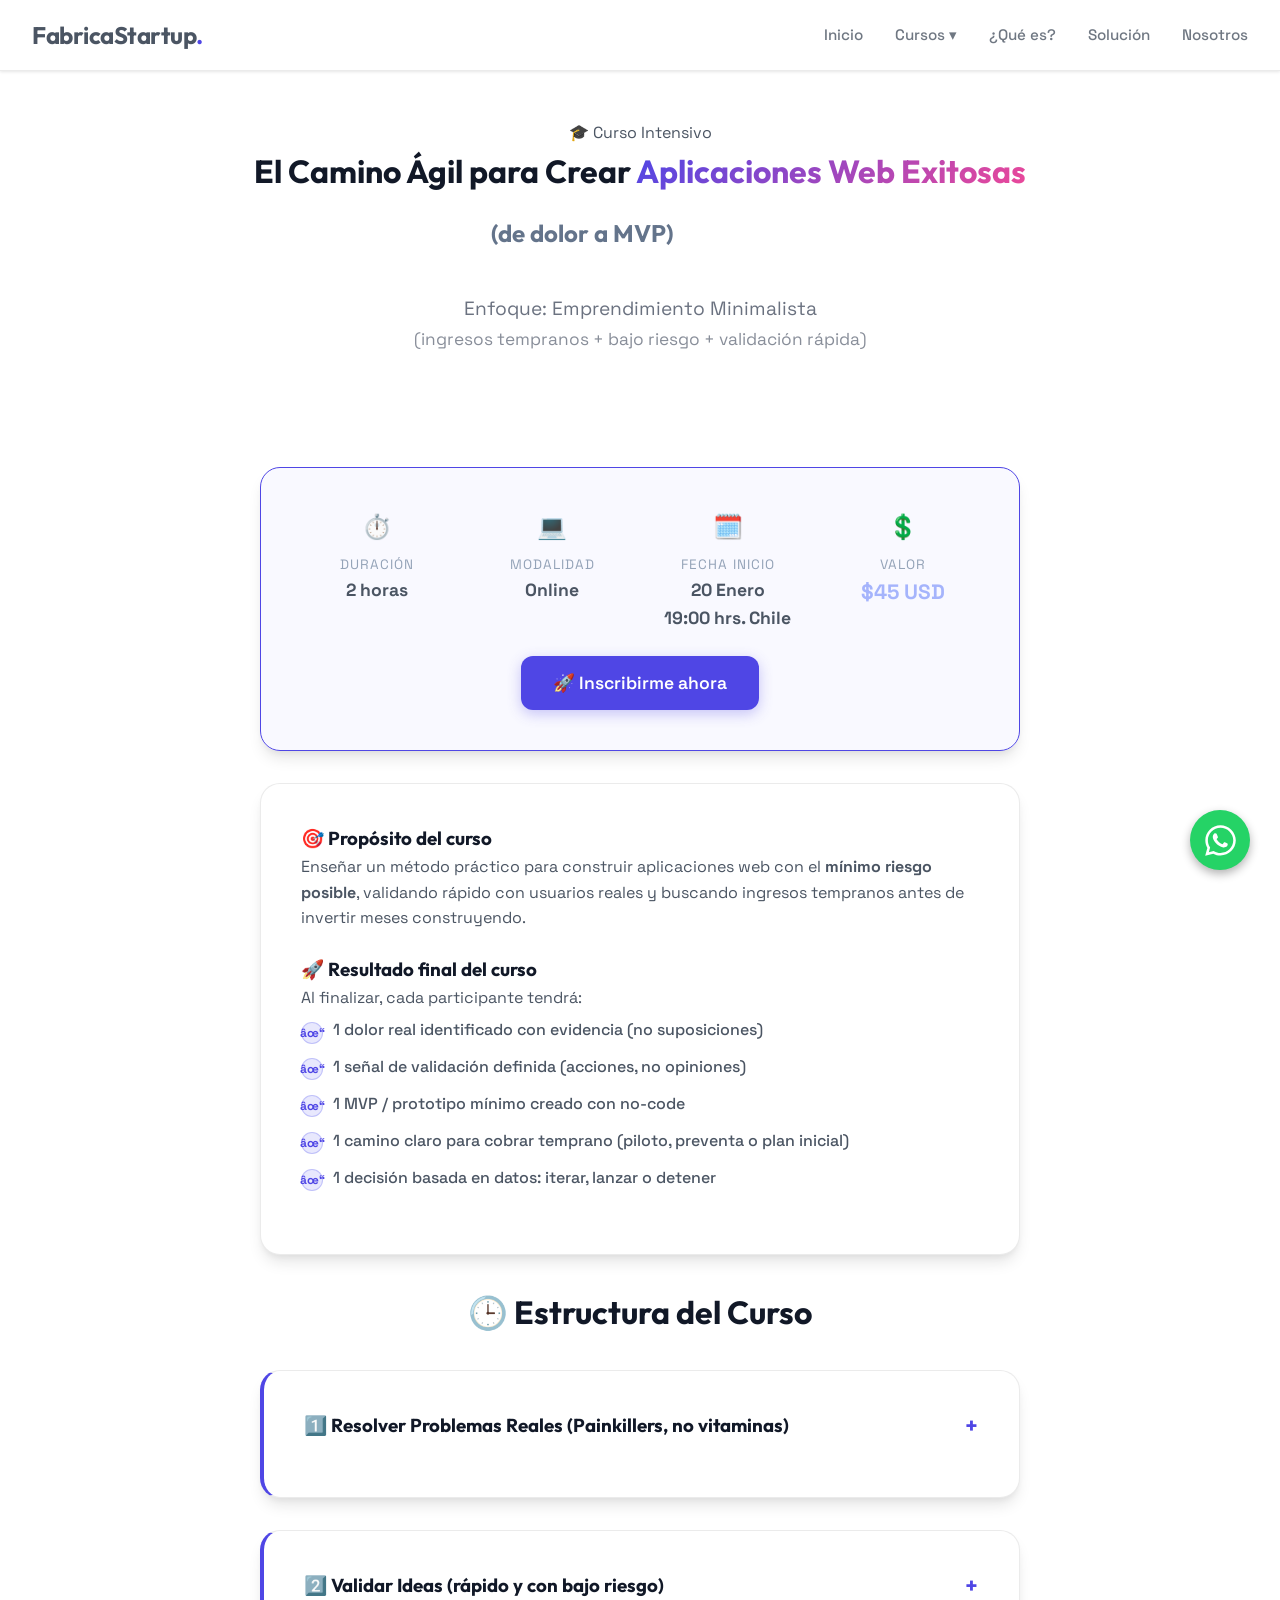
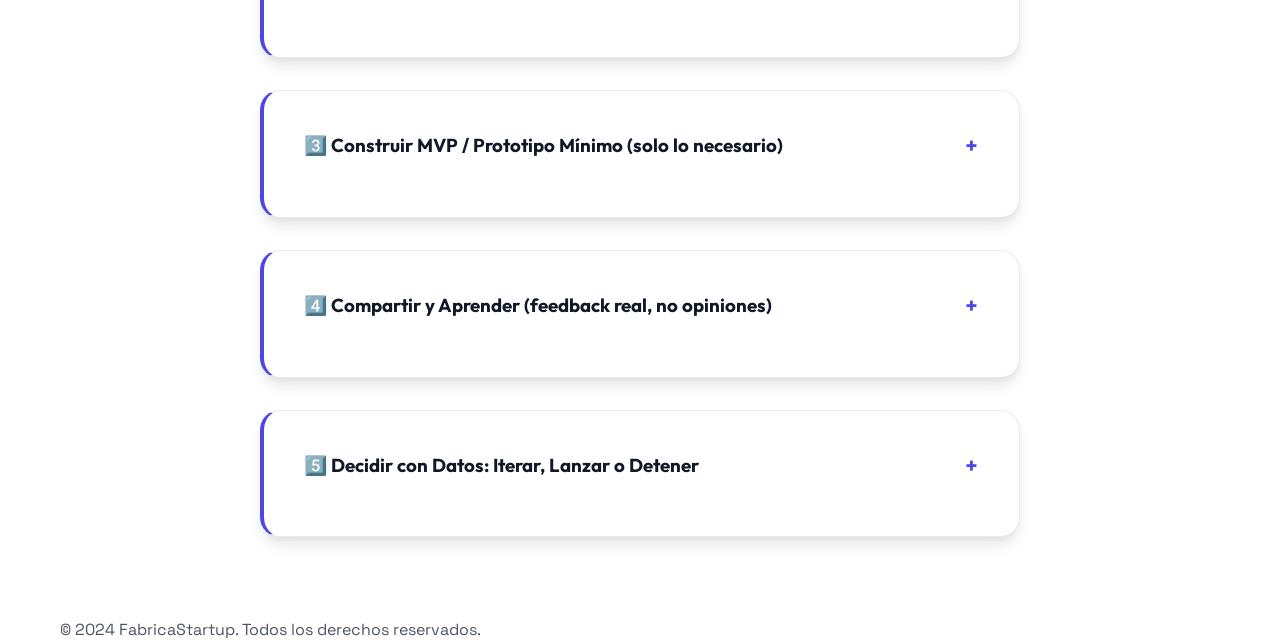
<file: curso-prototipo.html>
﻿<!DOCTYPE html>
<html lang="es">

<head>
    <meta charset="UTF-8">
    <meta name="viewport" content="width=device-width, initial-scale=1.0">
    <title>Curso Intensivo: El Camino Ágil para Crear Aplicaciones Web - FabricaStartup</title>
    <meta name="description"
        content="Enfoque minimalista para construir aplicaciones web exitosas, validando rápido y con bajo riesgo.">
    <link rel="preconnect" href="https://fonts.googleapis.com">
    <link rel="preconnect" href="https://fonts.gstatic.com" crossorigin>
    <link
        href="https://fonts.googleapis.com/css2?family=Outfit:wght@300;400;600;700&family=Space+Grotesk:wght@300;400;500;600;700&display=swap"
        rel="stylesheet">
    <link rel="stylesheet" href="style.css">
    <style>
        .course-hero {
            padding-top: 120px;
            text-align: center;
        }

        .course-details {
            max-width: 800px;
            margin: 0 auto;
        }

        .block-card {
            margin-bottom: 2rem;
            border-left: 4px solid var(--primary-color);
        }

        .block-header {
            display: flex;
            justify-content: space-between;
            align-items: center;
            margin-bottom: 1rem;
        }

        .highlight-box {
            background: rgba(99, 102, 241, 0.1);
            border: 1px solid var(--primary-color);
            padding: 1rem;
            border-radius: 8px;
            margin: 1rem 0;
        }
    </style>
</head>

<body>
    <div class="stars-bg"></div>

    <nav class="navbar glass">
        <div class="logo"><a href="index.html">FabricaStartup<span class="dot">.</span></a></div>
        <ul class="nav-links">
            <li><a href="index.html">Inicio</a></li>
            <li class="dropdown">
                <a href="#" class="dropbtn">Cursos ▾</a>
                <div class="dropdown-content">
                    <a href="curso-prototipo.html">El Camino Ágil para Crear Apps</a>
                </div>
            </li>
            <li><a href="index.html#what-is">¿Qué es?</a></li>
            <li><a href="index.html#solution">Solución</a></li>
            <li><a href="index.html#founder">Nosotros</a></li>
        </ul>
    </nav>

    <header class="course-hero">
        <div class="container">
            <div class="badge">🎓 Curso Intensivo</div>
            <h1>El Camino Ágil para Crear <span class="gradient-text">Aplicaciones Web Exitosas</span></h1>
            <h2 class="hero-subtitle" style="font-size: 1.5rem; color: #64748b; margin-top: 1rem;">(de dolor a MVP)</h2>
            <p class="section-lead">Enfoque: Emprendimiento Minimalista<br>
                <span style="font-size: 0.9em; opacity: 0.8;">(ingresos tempranos + bajo riesgo + validación
                    rápida)</span>
            </p>
        </div>
    </header>

    <section class="course-content">
        <div class="container course-details">

            <!-- Course Summary -->
            <div class="glass-card mb-2"
                style="border: 1px solid var(--primary-color); background: rgba(79, 70, 229, 0.03);">
                <div
                    style="display: grid; grid-template-columns: repeat(auto-fit, minmax(150px, 1fr)); gap: 1.5rem; text-align: center;">
                    <div>
                        <div style="font-size: 1.5rem; margin-bottom: 0.5rem;">⏱️</div>
                        <div
                            style="font-size: 0.85rem; color: #94a3b8; text-transform: uppercase; letter-spacing: 1px;">
                            Duración</div>
                        <div style="font-weight: 700; font-size: 1.1rem;">2 horas</div>
                    </div>
                    <div>
                        <div style="font-size: 1.5rem; margin-bottom: 0.5rem;">💻</div>
                        <div
                            style="font-size: 0.85rem; color: #94a3b8; text-transform: uppercase; letter-spacing: 1px;">
                            Modalidad</div>
                        <div style="font-weight: 700; font-size: 1.1rem;">Online</div>
                    </div>
                    <div>
                        <div style="font-size: 1.5rem; margin-bottom: 0.5rem;">🗓️</div>
                        <div
                            style="font-size: 0.85rem; color: #94a3b8; text-transform: uppercase; letter-spacing: 1px;">
                            Fecha Inicio</div>
                        <div style="font-weight: 700; font-size: 1.1rem;">20 Enero<br>19:00 hrs. Chile</div>
                    </div>
                    <div>
                        <div style="font-size: 1.5rem; margin-bottom: 0.5rem;">💲</div>
                        <div
                            style="font-size: 0.85rem; color: #94a3b8; text-transform: uppercase; letter-spacing: 1px;">
                            Valor</div>
                        <div style="font-weight: 700; color: #a5b4fc; font-size: 1.3rem;">$45 USD</div>
                    </div>
                </div>
                <div style="margin-top: 1.5rem; text-align: center;">
                    <a href="https://wa.me/56975387007?text=Hola,%20quiero%20inscribirme%20al%20curso%20Camino%20Agil%20($45)"
                        class="btn-primary"
                        style="text-decoration: none; display: inline-block; padding: 0.8rem 2rem; font-size: 1.1rem;">
                        🚀 Inscribirme ahora
                    </a>
                </div>
            </div>

            <!-- Pre-course Content -->
            <div class="glass-card mb-2">
                <h3>🎯 Propósito del curso</h3>
                <p>Enseñar un método práctico para construir aplicaciones web con el <strong>mínimo riesgo
                        posible</strong>, validando rápido con usuarios reales y buscando ingresos tempranos antes de
                    invertir meses construyendo.</p>

                <h3 style="margin-top: 1.5rem;">🚀 Resultado final del curso</h3>
                <p>Al finalizar, cada participante tendrá:</p>
                <ul class="check-list-styled" style="margin-top: 0.5rem;">
                    <li>1 dolor real identificado con evidencia (no suposiciones)</li>
                    <li>1 señal de validación definida (acciones, no opiniones)</li>
                    <li>1 MVP / prototipo mínimo creado con no-code</li>
                    <li>1 camino claro para cobrar temprano (piloto, preventa o plan inicial)</li>
                    <li>1 decisión basada en datos: iterar, lanzar o detener</li>
                </ul>
            </div>

            <h2 class="section-title" style="font-size: 2rem;">🕒 Estructura del Curso</h2>

            <!-- BLOQUE 1 -->
            <div class="glass-card block-card accordion-item">
                <div class="block-header accordion-trigger">
                    <h3>1️⃣ Resolver Problemas Reales (Painkillers, no vitaminas)</h3>
                    <span class="accordion-icon">+</span>
                </div>
                <div class="accordion-content">
                    <p><strong>Objetivo:</strong> Detectar dolores que justifiquen que alguien pague, porque le ahorra
                        tiempo, reduce errores o evita pérdidas.</p>
                    <div class="quote-box" style="margin: 1rem 0;">
                        <strong>Principio minimalista:</strong> Si no duele lo suficiente, no hay urgencia. Si no hay
                        urgencia, no hay pago.
                    </div>
                    <h4>Herramienta: veta.lat</h4>
                    <p>Veta.lat analiza conversaciones reales para extraer dolores repetidos, lenguaje real y señales de
                        bloqueo.</p>
                    <div class="highlight-box">
                        <strong>Actividad práctica:</strong><br>
                        Definir nicho, explorar veta.lat y elegir 1 dolor (repetido, específico, con impacto).
                    </div>
                    <p style="margin-top: 1rem; color: #4ade80;"><strong>✅ Entregable:</strong> Ficha de Dolor (quién,
                        qué pasa, costo, solución actual).</p>
                </div>
            </div>

            <!-- BLOQUE 2 -->
            <div class="glass-card block-card accordion-item">
                <div class="block-header accordion-trigger">
                    <h3>2️⃣ Validar Ideas (rápido y con bajo riesgo)</h3>
                    <span class="accordion-icon">+</span>
                </div>
                <div class="accordion-content">
                    <p><strong>Objetivo:</strong> Validar el dolor y la propuesta con el mínimo esfuerzo, antes de
                        construir.</p>
                    <p><strong>Principio minimalista:</strong> Validar es reducir riesgo. Construir sin validar es
                        aumentar riesgo.</p>
                    <h4 style="margin-top: 1rem;">Qué se valida primero:</h4>
                    <ul class="styled-list">
                        <li>Que el dolor es real y prioritario</li>
                        <li>Que pagarían por resolverlo (aunque sea poco)</li>
                    </ul>
                    <h4 style="margin-top: 1rem;">Métodos simples (sin código):</h4>
                    <ul class="check-list-styled">
                        <li>Mensaje directo / Mini landing</li>
                        <li>Lista de espera / Invitación a piloto</li>
                        <li>Preventa (la validación más fuerte)</li>
                    </ul>
                    <p style="margin-top: 1rem; color: #4ade80;"><strong>✅ Entregable:</strong> Señal de validación
                        definida (acción esperada y criterio de éxito).</p>
                </div>
            </div>

            <!-- BLOQUE 3 -->
            <div class="glass-card block-card accordion-item">
                <div class="block-header accordion-trigger">
                    <h3>3️⃣ Construir MVP / Prototipo Mínimo (solo lo necesario)</h3>
                    <span class="accordion-icon">+</span>
                </div>
                <div class="accordion-content">
                    <p><strong>Objetivo:</strong> Construir la versión más simple que permita probar uso real, obtener
                        feedback y llegar a un primer cobro.</p>
                    <div class="quote-box" style="margin: 1rem 0;">
                        <strong>Regla del MVP minimalista:</strong> 1 usuario ideal, 1 problema, 1 promesa clara, 1
                        flujo principal.
                    </div>
                    <h4 style="margin-top: 1rem;">Stack del curso:</h4>
                    <ul class="styled-list">
                        <li><strong>Frontend (Google Antigravity):</strong> pantallas y flujos no-code.</li>
                        <li><strong>Backend (Supabase):</strong> base de datos y auth.</li>
                        <li><strong>Deploy (Vercel):</strong> publicar URL real.</li>
                    </ul>
                    <p style="margin-top: 1rem; color: #4ade80;"><strong>✅ Entregable:</strong> MVP funcional listo para
                        pruebas reales.</p>
                </div>
            </div>

            <!-- BLOQUE 4 -->
            <div class="glass-card block-card accordion-item">
                <div class="block-header accordion-trigger">
                    <h3>4️⃣ Compartir y Aprender (feedback real, no opiniones)</h3>
                    <span class="accordion-icon">+</span>
                </div>
                <div class="accordion-content">
                    <p><strong>Objetivo:</strong> Poner el MVP frente a usuarios reales para aprender rápido y ajustar.
                    </p>
                    <h4 style="margin-top: 1rem;">Qué observar:</h4>
                    <ul class="check-list-styled">
                        <li>Fricciones, confusiones y qué esperaban</li>
                        <li>Qué les faltó para decir “esto me sirve”</li>
                    </ul>
                    <p style="margin-top: 1rem; color: #4ade80;"><strong>✅ Entregable:</strong> Lista priorizada de
                        mejoras basadas en uso.</p>
                </div>
            </div>

            <!-- BLOQUE 5 -->
            <div class="glass-card block-card accordion-item">
                <div class="block-header accordion-trigger">
                    <h3>5️⃣ Decidir con Datos: Iterar, Lanzar o Detener</h3>
                    <span class="accordion-icon">+</span>
                </div>
                <div class="accordion-content">
                    <p><strong>Objetivo:</strong> Tomar una decisión racional basada en señales reales.</p>
                    <h4 style="margin-top: 1rem;">Caminos de ingreso temprano:</h4>
                    <p>Piloto pagado con pocos usuarios, preventa con descuento o plan inicial de bajo costo.</p>
                    <div class="highlight-box" style="border-color: #ec4899;">
                        <strong>Entregable final:</strong><br>
                        Decisión tomada + 1 oferta mínima para cobrar + 1 métrica principal.
                    </div>
                </div>
            </div>

        </div>
    </section>

    <footer>
        <div class="container">
            <p>&copy; 2024 FabricaStartup. Todos los derechos reservados.</p>
        </div>
    </footer>

    <!-- WhatsApp Button -->
    <a href="https://wa.me/56975387007" class="whatsapp-btn" target="_blank" aria-label="Chat on WhatsApp">
        <svg xmlns="http://www.w3.org/2000/svg" viewBox="0 0 448 512">
            <path
                d="M380.9 97.1C339 55.1 283.2 32 223.9 32c-122.4 0-222 99.6-222 222 0 39.1 10.2 77.3 29.6 111L0 480l117.7-30.9c32.4 17.7 68.9 27 106.1 27h.1c122.3 0 224.1-99.6 224.1-222 0-59.3-25.2-115-67.1-157zm-157 341.6c-33.2 0-65.7-8.9-94-25.7l-6.7-4-69.8 18.3L72 359.2l-4.4-7c-18.5-29.4-28.2-63.3-28.2-98.2 0-101.7 82.8-184.5 184.6-184.5 49.3 0 95.6 19.2 130.4 54.1 34.8 34.9 56.2 81.2 56.1 130.5 0 101.8-84.9 184.6-186.6 184.6zm101.2-138.2c-5.5-2.8-32.8-16.2-37.9-18-5.1-1.9-8.8-2.8-12.5 2.8-3.7 5.6-14.3 18-17.6 21.8-3.2 3.7-6.5 4.2-12 1.4-32.6-16.3-54-29.1-75.5-66-5.7-9.8 5.7-9.1 16.3-30.3 1.8-3.7 .9-6.9-.5-9.7-1.4-2.8-12.5-30.1-17.1-41.2-4.5-10.8-9.1-9.3-12.5-9.5-3.2-.2-6.9-.2-10.6-.2-3.7 0-9.7 1.4-14.8 6.9-5.1 5.6-19.4 19-19.4 46.3 0 27.3 19.2 53.7 21.8 57.4 2.6 3.7 37.8 57.7 91.5 80.8 12.7 5.5 22.6 8.8 30.3 11.2 12.8 4 24.5 3.4 33.7 2 10.3-1.5 32.8-13.4 37.4-26.4 4.6-13 4.6-24.1 3.2-26.4-1.3-2.5-5-3.9-10.5-6.6z" />
        </svg>
    </a>

    <script>
        document.addEventListener('DOMContentLoaded', () => {
            const triggers = document.querySelectorAll('.accordion-trigger');
            triggers.forEach(trigger => {
                trigger.addEventListener('click', () => {
                    const item = trigger.closest('.accordion-item');
                    item.classList.toggle('active');
                });
            });
        });
    </script>
</body>

</html>
</file>
<file: style.css>
﻿:root {
    --bg-color: #ffffff;
    --text-color: #4b5563;
    --text-headings: #111827;
    --primary-color: #4F46E5;
    --secondary-color: #EC4899;
    --accent-color: #818cf8;
    --glass-bg: rgba(255, 255, 255, 0.7);
    --glass-border: rgba(0, 0, 0, 0.08);
    --card-bg: #ffffff;
    --shadow-soft: 0 10px 15px -3px rgba(0, 0, 0, 0.1), 0 4px 6px -2px rgba(0, 0, 0, 0.05);
}

* {
    margin: 0;
    padding: 0;
    box-sizing: border-box;
}

body {
    font-family: 'Space Grotesk', sans-serif;
    background-color: var(--bg-color);
    color: var(--text-color);
    line-height: 1.6;
    overflow-x: hidden;
}

h1,
h2,
h3,
h4,
h5,
h6 {
    font-family: 'Outfit', sans-serif;
    color: var(--text-headings);
    font-weight: 700;
}

a {
    text-decoration: none;
    color: inherit;
    transition: all 0.3s ease;
}

/* Utilities */
.container {
    max-width: 1200px;
    margin: 0 auto;
    padding: 0 20px;
}

.gradient-text {
    background: linear-gradient(135deg, var(--primary-color), var(--secondary-color));
    -webkit-background-clip: text;
    background-clip: text;
    -webkit-text-fill-color: transparent;
}

.glass {
    background: rgba(255, 255, 255, 0.8);
    backdrop-filter: blur(12px);
    border-bottom: 1px solid var(--glass-border);
    box-shadow: 0 1px 3px 0 rgba(0, 0, 0, 0.1);
}

.glass-card {
    background: var(--card-bg);
    border: 1px solid var(--glass-border);
    border-radius: 20px;
    padding: 2.5rem;
    box-shadow: var(--shadow-soft);
}

/* Background removed for light theme */
.stars-bg {
    display: none;
}

/* Navbar */
.navbar {
    position: fixed;
    top: 0;
    left: 0;
    width: 100%;
    padding: 1rem 2rem;
    display: flex;
    justify-content: space-between;
    align-items: center;
    z-index: 1000;
}

.logo {
    font-family: 'Outfit', sans-serif;
    font-size: 1.5rem;
    font-weight: 700;
    letter-spacing: -0.5px;
}

.dot {
    color: var(--primary-color);
}

.btn-small {
    padding: 0.5rem 1rem;
    background: var(--glass-bg);
    border: 1px solid var(--glass-border);
    border-radius: 8px;
    font-size: 0.9rem;
}

.btn-small:hover {
    background: rgba(255, 255, 255, 0.1);
}

.nav-links {
    display: flex;
    gap: 2rem;
    list-style: none;
}

.nav-links a {
    color: var(--text-color);
    font-weight: 500;
    font-size: 0.95rem;
    opacity: 0.8;
    transition: all 0.3s ease;
}

.nav-links a:hover {
    opacity: 1;
    color: var(--primary-color);
}

/* Hero Section */
.hero {
    min-height: auto;
    display: flex;
    align-items: center;
    justify-content: space-between;
    padding: 6rem 5% 4rem;
    position: relative;
    overflow: hidden;
}

.hero-content {
    flex: 1;
    max-width: 600px;
    z-index: 10;
}

.hero h1 {
    font-size: 4.5rem;
    line-height: 1.05;
    margin-bottom: 1.5rem;
    letter-spacing: -2px;
}

.hero-subtitle {
    font-size: 1.15rem;
    color: var(--text-color);
    margin-bottom: 2.5rem;
    line-height: 1.7;
    max-width: 90%;
}

.hero-btns {
    display: flex;
    gap: 1.25rem;
    margin-bottom: 3rem;
}

.btn-primary {
    background: var(--primary-color);
    color: white;
    padding: 1rem 2rem;
    border-radius: 12px;
    font-weight: 600;
    transition: all 0.3s ease;
    box-shadow: 0 4px 14px 0 rgba(79, 70, 229, 0.3);
    border: none;
    cursor: pointer;
}

.btn-primary:hover {
    transform: translateY(-2px);
    box-shadow: 0 6px 20px rgba(79, 70, 229, 0.4);
}

.btn-secondary {
    background: white;
    color: var(--text-headings);
    padding: 1rem 2rem;
    border-radius: 12px;
    font-weight: 600;
    border: 1px solid var(--glass-border);
    transition: all 0.3s ease;
    cursor: pointer;
}

.btn-secondary:hover {
    background: #f3f4f6;
    border-color: #d1d5db;
}

.benefits-row {
    display: flex;
    gap: 1.5rem;
    margin-bottom: 2.5rem;
    font-size: 0.95rem;
    color: #cbd5e1;
    flex-wrap: wrap;
}

/* Old button styles removed */

/* Rocket Animation removed */


/* Keyframes removed */

/* Sections */
section {
    padding: 3rem 0;
}

.section-title {
    font-size: 2.5rem;
    text-align: center;
    margin-bottom: 2rem;
}

.section-lead {
    text-align: center;
    max-width: 700px;
    margin: 0 auto 4rem;
    font-size: 1.2rem;
    color: #6b7280;
}

/* Cards Grid */
.cards-grid {
    display: grid;
    grid-template-columns: repeat(auto-fit, minmax(300px, 1fr));
    gap: 2rem;
}

.card {
    transition: transform 0.3s ease;
}

.card:hover {
    transform: translateY(-5px);
    border-color: var(--primary-color);
}

.icon {
    font-size: 2.5rem;
    margin-bottom: 1rem;
}

/* Features List */
.solution-section {
    background: #fdfdfd;
}

.features-list {
    max-width: 800px;
    margin: 0 auto;
}

.feature-item {
    display: flex;
    gap: 1.5rem;
    margin-bottom: 2rem;
    background: var(--glass-bg);
    padding: 1.5rem;
    border-radius: 12px;
}

.check {
    color: var(--secondary-color);
    font-size: 1.5rem;
    font-weight: bold;
}

/* Philosophy - Pillars */
.pillars-grid {
    display: grid;
    grid-template-columns: repeat(auto-fit, minmax(300px, 1fr));
    gap: 2rem;
}

.pillar-card {
    border: 1px solid var(--glass-border);
    padding: 2rem;
    position: relative;
    background: white;
    box-shadow: 0 4px 6px -1px rgba(0, 0, 0, 0.05);
}

.pillar-number {
    font-family: 'Outfit', sans-serif;
    font-size: 4rem;
    font-weight: 700;
    color: rgba(0, 0, 0, 0.03);
    position: absolute;
    top: 0;
    right: 20px;
}

.pillar-card ul {
    list-style: none;
    margin-top: 1rem;
}

.pillar-card li::before {
    content: "â€¢";
    color: var(--accent-color);
    display: inline-block;
    width: 1em;
}

/* Timeline */
.timeline {
    position: relative;
    max-width: 800px;
    margin: 0 auto;
}

.timeline::before {
    content: '';
    position: absolute;
    left: 20px;
    top: 0;
    bottom: 0;
    width: 2px;
    background: var(--glass-border);
}

.timeline-item {
    position: relative;
    padding-left: 60px;
    margin-bottom: 3rem;
}

.timeline-marker {
    position: absolute;
    left: 0;
    top: 0;
    width: 40px;
    height: 40px;
    background: var(--primary-color);
    border-radius: 50%;
    display: flex;
    align-items: center;
    justify-content: center;
    font-weight: bold;
    color: white;
    z-index: 2;
}

.timeline-content h3 {
    margin-bottom: 0.5rem;
    color: var(--accent-color);
}

/* Tags */
.tags-cloud {
    display: flex;
    flex-wrap: wrap;
    justify-content: center;
    gap: 1rem;
    max-width: 800px;
    margin: 0 auto;
}

.tag {
    padding: 0.5rem 1rem;
    background: var(--glass-bg);
    border-radius: 50px;
    border: 1px solid var(--glass-border);
    font-size: 0.9rem;
}

/* Founder */
.founder-card {
    max-width: 800px;
    margin: 0 auto;
    text-align: center;
}

.founder-content .name {
    font-size: 1.5rem;
    font-weight: 700;
    color: var(--primary-color);
    margin: 1rem 0;
}

/* CTA Footer */
.cta-section {
    position: relative;
    padding: 8rem 0;
    text-align: center;
}

.cta-box {
    background: linear-gradient(135deg, rgba(79, 70, 229, 0.05), rgba(79, 70, 229, 0.1));
    padding: 4rem;
    border-radius: 24px;
    border: 1px solid var(--glass-border);
    margin-bottom: 4rem;
}

.signup-form {
    display: flex;
    gap: 1rem;
    justify-content: center;
    margin-top: 2rem;
    flex-wrap: wrap;
}

.signup-form input {
    padding: 1rem 1.5rem;
    border-radius: 12px;
    border: 1px solid var(--glass-border);
    background: white;
    color: var(--text-headings);
    width: 300px;
    font-family: inherit;
    box-shadow: inset 0 2px 4px 0 rgba(0, 0, 0, 0.05);
}

.final-quote {
    font-size: 1.5rem;
    font-style: italic;
    color: #4b5563;
    opacity: 0.8;
}

/* Utilities Enhancements */
.mb-1 {
    margin-bottom: 1rem;
}

.mb-2 {
    margin-bottom: 2rem;
}

.top-margin {
    margin-top: 3rem;
}

.grid-2-col {
    display: grid;
    grid-template-columns: 1fr 1fr;
    gap: 2rem;
}

.styled-list {
    list-style: none;
    padding-left: 0;
}

.styled-list li {
    margin-bottom: 0.8rem;
    position: relative;
    padding-left: 1.5rem;
}

.styled-list li::before {
    content: "â€¢";
    color: var(--secondary-color);
    position: absolute;
    left: 0;
    font-weight: bold;
}

.check-list-styled {
    list-style: none;
    padding-left: 0;
}

.check-list-styled li {
    margin-bottom: 0.5rem;
    font-weight: 500;
}

/* Table Styles */
.table-container {
    overflow-x: auto;
}

.comparison-table {
    width: 100%;
    border-collapse: collapse;
    margin-top: 1rem;
}

.comparison-table th,
.comparison-table td {
    padding: 1rem;
    text-align: left;
    border-bottom: 1px solid var(--glass-border);
}

.comparison-table th {
    color: var(--primary-color);
    font-family: 'Outfit', sans-serif;
}

.highlight-row {
    background: rgba(99, 102, 241, 0.1);
}

/* Quote box styles already updated at the end */

/* Countdown Timer */
.countdown-box {
    margin-top: 1rem;
    margin-bottom: 2rem;
    padding: 1rem;
    background: rgba(99, 102, 241, 0.1);
    border: 1px solid rgba(99, 102, 241, 0.3);
    border-radius: 12px;
    display: inline-block;
    backdrop-filter: blur(5px);
}

.countdown-title {
    font-size: 0.9rem;
    color: #cbd5e1;
    margin-bottom: 0.5rem;
    text-transform: uppercase;
    letter-spacing: 1px;
}

.countdown-timer {
    display: flex;
    gap: 1.5rem;
    justify-content: center;
}

.time-unit {
    display: flex;
    flex-direction: column;
    align-items: center;
}

.time-val {
    font-family: 'Space Grotesk', sans-serif;
    font-size: 2rem;
    font-weight: 700;
    color: var(--primary-color);
    line-height: 1;
}

.time-label {
    font-size: 0.75rem;
    color: #94a3b8;
    margin-top: 0.2rem;
}

/* Responsive */
@media (max-width: 768px) {
    .grid-2-col {
        grid-template-columns: 1fr;
    }

    .hero {
        flex-direction: column-reverse;
        padding-top: 8rem;
        text-align: center;
    }

    .nav-links {
        display: none;
    }

    .hero h1 {
        font-size: 2.5rem;
    }

    .benefits-row {
        justify-content: center;
    }

    .cta-group {
        justify-content: center;
    }

    .hero-visual {
        margin-bottom: 2rem;
        height: 300px;
    }
}

/* Form Message Styles */
.form-message {
    margin-top: 1rem;
    font-size: 1rem;
    min-height: 1.5rem;
    transition: all 0.3s ease;
}

.form-message.success {
    color: #4ade80;
    font-weight: 600;
}

.closed-message {
    text-align: center;
    font-size: 1.5rem;
    color: var(--secondary-color);
    font-weight: 700;
    margin-top: 1rem;
    padding: 1.5rem;
    background: rgba(255, 255, 255, 0.05);
    border-radius: 12px;
    border: 1px solid var(--glass-border);
    backdrop-filter: blur(5px);
}

.form-message.error {
    color: #f87171;
}

.btn-primary:disabled {
    opacity: 0.7;
    cursor: not-allowed;
    filter: saturate(0.5);
}

/* MercadoPago Payment Button Styles */
.btn-payment {
    border: none;
    cursor: pointer;
    font-family: inherit;
    font-size: 1.1rem;
    padding: 1.2rem 2.5rem;
    animation: pulse-glow 2s ease-in-out infinite;
}

.btn-payment .price {
    font-weight: 700;
    color: #fcd34d;
}

.btn-payment:hover {
    animation: none;
    transform: translateY(-3px) scale(1.02);
}

.btn-payment.loading {
    pointer-events: none;
    opacity: 0.8;
}

.btn-payment.loading::after {
    content: " â³";
}

@keyframes pulse-glow {

    0%,
    100% {
        box-shadow: 0 4px 20px rgba(99, 102, 241, 0.4);
    }

    50% {
        box-shadow: 0 4px 30px rgba(99, 102, 241, 0.7), 0 0 40px rgba(139, 92, 246, 0.3);
    }
}

.payment-note {
    font-size: 0.85rem;
    color: #94a3b8;
    margin-top: 0.75rem;
    display: flex;
    align-items: center;
    gap: 0.5rem;
}

.payment-note::before {
    content: "ðŸ”’";
}

/* Payment Modal Styles */
.payment-modal {
    display: none;
    position: fixed;
    top: 0;
    left: 0;
    width: 100%;
    height: 100%;
    background: rgba(0, 0, 0, 0.8);
    backdrop-filter: blur(5px);
    z-index: 10000;
    justify-content: center;
    align-items: center;
}

.payment-modal.active {
    display: flex;
}

.payment-modal-content {
    background: var(--card-bg);
    border: 1px solid var(--glass-border);
    border-radius: 20px;
    padding: 2rem;
    max-width: 450px;
    width: 90%;
    text-align: center;
    position: relative;
}

.payment-modal-close {
    position: absolute;
    top: 1rem;
    right: 1rem;
    background: none;
    border: none;
    color: #94a3b8;
    font-size: 1.5rem;
    cursor: pointer;
    transition: color 0.3s;
}

.payment-modal-close:hover {
    color: white;
}

#mp-wallet-container {
    margin-top: 1.5rem;
}

/* Payment Status Message */
.payment-status-message {
    position: fixed;
    top: 100px;
    left: 50%;
    transform: translateX(-50%);
    z-index: 10001;
    max-width: 500px;
    width: 90%;
    padding: 1.5rem;
    border-radius: 16px;
    backdrop-filter: blur(12px);
    animation: slideDown 0.3s ease-out;
}

.payment-status-message.success {
    background: rgba(34, 197, 94, 0.2);
    border: 1px solid rgba(34, 197, 94, 0.4);
}

.payment-status-message.error {
    background: rgba(239, 68, 68, 0.2);
    border: 1px solid rgba(239, 68, 68, 0.4);
}

.payment-status-message.pending {
    background: rgba(251, 191, 36, 0.2);
    border: 1px solid rgba(251, 191, 36, 0.4);
}

.payment-message-content {
    display: flex;
    justify-content: space-between;
    align-items: center;
    gap: 1rem;
}

.payment-message-content p {
    margin: 0;
    font-size: 1rem;
    color: white;
}

.payment-message-content button {
    background: none;
    border: none;
    color: white;
    font-size: 1.25rem;
    cursor: pointer;
    opacity: 0.7;
    transition: opacity 0.3s;
}

.payment-message-content button:hover {
    opacity: 1;
}

@keyframes slideDown {
    from {
        opacity: 0;
        transform: translateX(-50%) translateY(-20px);
    }

    to {
        opacity: 1;
        transform: translateX(-50%) translateY(0);
    }
}

/* WhatsApp Button */
.whatsapp-btn {
    position: fixed;
    bottom: 30px;
    right: 30px;
    background-color: #25D366;
    color: white;
    width: 60px;
    height: 60px;
    border-radius: 50%;
    display: flex;
    justify-content: center;
    align-items: center;
    box-shadow: 0 4px 10px rgba(0, 0, 0, 0.3);
    z-index: 1000;
    transition: all 0.3s ease;
    text-decoration: none;
}

.whatsapp-btn:hover {
    transform: scale(1.1);
    box-shadow: 0 6px 14px rgba(0, 0, 0, 0.4);
    background-color: #20bd5a;
}

.whatsapp-btn svg {
    width: 35px;
    height: 35px;
    fill: white;
}

/* Dropdown Menu */
.dropdown {
    position: relative;
    display: inline-block;
}

.dropbtn {
    cursor: pointer;
}

.dropdown-content {
    display: none;
    position: absolute;
    background-color: var(--glass-bg);
    backdrop-filter: blur(12px);
    border: 1px solid var(--glass-border);
    min-width: 260px;
    box-shadow: 0 8px 16px rgba(0, 0, 0, 0.4);
    z-index: 1000;
    border-radius: 8px;
    padding: 0.5rem 0;
    top: 100%;
}

.dropdown-content a {
    color: var(--text-color);
    padding: 12px 16px;
    text-decoration: none;
    display: block;
    font-size: 0.95rem;
    transition: all 0.2s;
}

.dropdown-content a:hover {
    background-color: rgba(255, 255, 255, 0.1);
    color: var(--primary-color);
}

.dropdown:hover .dropdown-content {
    display: block;
}

/* Accordion Styles */
.accordion-item {
    transition: all 0.3s ease;
}

.accordion-trigger {
    cursor: pointer;
    user-select: none;
    position: relative;
    padding-right: 30px;
    /* Space for icon */
}

.accordion-trigger:hover {
    background: rgba(255, 255, 255, 0.02);
    border-radius: 8px;
    margin: -5px -10px;
    padding: 5px 40px 5px 10px;
}

.accordion-content {
    display: none;
    margin-top: 1rem;
    padding-top: 1rem;
    border-top: 1px solid var(--glass-border);
    animation: fadeDown 0.3s ease-out;
}

.accordion-item.active .accordion-content {
    display: block;
}

.accordion-icon {
    font-size: 1.5rem;
    font-weight: bold;
    color: var(--primary-color);
    position: absolute;
    right: 0;
    top: 50%;
    transform: translateY(-50%);
    transition: transform 0.3s ease;
}

.accordion-item.active .accordion-icon {
    transform: translateY(-50%) rotate(45deg);
}

@keyframes fadeDown {
    from {
        opacity: 0;
        transform: translateY(-10px);
    }

    to {
        opacity: 1;
        transform: translateY(0);
    }
}

/* Custom Lists */
.check-list-styled {
    list-style: none;
    margin: 1.5rem 0;
}

.check-list-styled li {
    position: relative;
    padding-left: 2rem;
    margin-bottom: 0.8rem;
    line-height: 1.5;
}

.check-list-styled li::before {
    content: 'âœ“';
    position: absolute;
    left: 0;
    top: 0.2rem;
    width: 20px;
    height: 20px;
    background: rgba(99, 102, 241, 0.15);
    border: 1px solid rgba(99, 102, 241, 0.3);
    border-radius: 50%;
    color: var(--primary-color);
    display: flex;
    align-items: center;
    justify-content: center;
    font-size: 0.75rem;
    font-weight: bold;
}

.styled-list {
    list-style: none;
    margin: 1.2rem 0;
}

.styled-list li {
    position: relative;
    padding-left: 1.5rem;
    margin-bottom: 0.6rem;
}

.styled-list li::before {
    content: 'â€¢';
    position: absolute;
    left: 0;
    color: var(--primary-color);
    font-weight: bold;
    font-size: 1.2rem;
    line-height: 1;
}

.quote-box {
    border-left: 4px solid var(--secondary-color);
    padding: 1rem 1.5rem;
    background: rgba(236, 72, 153, 0.05);
    border-radius: 0 8px 8px 0;
    font-style: italic;
    margin: 1.5rem 0;
}

.hero-info-grid {
    display: flex;
    gap: 2rem;
}

.info-item {
    display: flex;
    align-items: center;
    gap: 0.75rem;
}

.info-icon {
    width: 40px;
    height: 40px;
    background: rgba(79, 70, 229, 0.1);
    color: var(--primary-color);
    border-radius: 10px;
    display: flex;
    align-items: center;
    justify-content: center;
    font-size: 1.25rem;
}

.info-text h4 {
    font-size: 0.95rem;
    margin-bottom: 0.1rem;
    color: var(--text-headings);
}

.info-text p {
    font-size: 0.85rem;
    color: #6b7280;
}

/* Collaborators */
.collaborators {
    padding: 3rem 0;
    border-top: 1px solid var(--glass-border);
    border-bottom: 1px solid var(--glass-border);
    background: #fafafa;
}

.logo-row {
    display: flex;
    justify-content: space-between;
    align-items: center;
    opacity: 0.5;
    filter: grayscale(1);
}

.logo-row img {
    height: 35px;
}

/* Stats Box */
.stats-banner {
    background: var(--primary-color);
    color: white;
    padding: 5rem 0;
    border-radius: 40px;
    margin: 4rem 5%;
    background-image: radial-gradient(circle at 10% 10%, rgba(255, 255, 255, 0.1) 0%, transparent 40%);
}

.stats-grid {
    display: grid;
    grid-template-columns: repeat(3, 1fr);
    gap: 3rem;
    text-align: center;
}

.stat-item h2 {
    font-size: 5rem;
    color: white !important;
    margin-bottom: 0.5rem;
}

.stat-item p {
    font-size: 1.1rem;
    opacity: 0.9;
}/* Rocket Animation CSS */
.hero-visual {
    flex: 1;
    display: flex;
    justify-content: center;
    align-items: center;
    position: relative;
    height: 400px;
}

.rocket-container {
    position: relative;
    width: 120px;
    height: 250px;
    animation: bounce 3s ease-in-out infinite;
    z-index: 20;
}

.rocket {
    position: relative;
    width: 80px;
    margin: 0 auto;
    transition: transform 0.3s;
}

.rocket-body {
    width: 80px;
    height: 180px;
    background: #e2e8f0;
    border-radius: 50% 50% 10% 10%;
    position: relative;
    z-index: 10;
    background: linear-gradient(to right, #e2e8f0 40%, #cbd5e1 100%);
    box-shadow: inset 5px 0 10px rgba(0, 0, 0, 0.1);
}

.window {
    width: 40px;
    height: 40px;
    background: #38bdf8;
    border: 4px solid #94a3b8;
    border-radius: 50%;
    position: absolute;
    top: 50px;
    left: 20px;
    box-shadow: inset 2px 2px 5px rgba(0, 0, 0, 0.3);
}

.fin {
    position: absolute;
    bottom: 0;
    width: 40px;
    height: 60px;
    background: var(--secondary-color);
    z-index: 5;
}

.fin-left {
    left: -20px;
    border-radius: 100% 0 0 0;
}

.fin-right {
    right: -20px;
    border-radius: 0 100% 0 0;
}

.exhaust-flame {
    position: absolute;
    top: 90%;
    left: 20px;
    width: 40px;
    height: 80px;
    background: linear-gradient(to bottom, transparent 10%, #f59e0b 40%, #ef4444 80%);
    border-radius: 50%;
    animation: flame 0.2s infinite;
    z-index: 1;
    filter: blur(5px);
}

.exhaust-fumes li {
    width: 60px;
    height: 60px;
    background-color: rgba(255, 255, 255, 0.1);
    list-style: none;
    position: absolute;
    border-radius: 100%;
    left: 10px;
    animation: fume 2s infinite;
    top: 150px;
    z-index: 0;
}

.exhaust-fumes li:nth-child(2) {
    width: 40px;
    height: 40px;
    left: 20px;
    animation-delay: 0.2s;
}

.exhaust-fumes li:nth-child(3) {
    width: 50px;
    height: 50px;
    left: 15px;
    animation-delay: 0.4s;
}

.exhaust-fumes li:nth-child(4) {
    width: 70px;
    height: 70px;
    left: 5px;
    animation-delay: 0.6s;
}

@keyframes bounce {

    0%,
    100% {
        transform: translateY(0px);
    }

    50% {
        transform: translateY(-20px);
    }
}

@keyframes flame {
    0% {
        height: 80px;
        width: 40px;
        opacity: 0.8;
    }

    50% {
        height: 100px;
        width: 45px;
        opacity: 1;
    }

    100% {
        height: 80px;
        width: 40px;
        opacity: 0.8;
    }
}

@keyframes fume {
    0% {
        transform: translateY(0) scale(0.5);
        opacity: 0;
    }

    50% {
        opacity: 0.5;
    }

    100% {
        transform: translateY(200px) scale(1.5);
        opacity: 0;
    }
}

.hero .container {
    display: grid;
    grid-template-columns: 1fr 1fr;
    gap: 4rem;
    align-items: center;
    width: 100%;
}

.hero-visual {
    flex: 1;
    display: flex;
    justify-content: center;
    align-items: center;
    height: 100%;
    min-height: 400px; /* Ensure space for the rocket */
}
</file>
